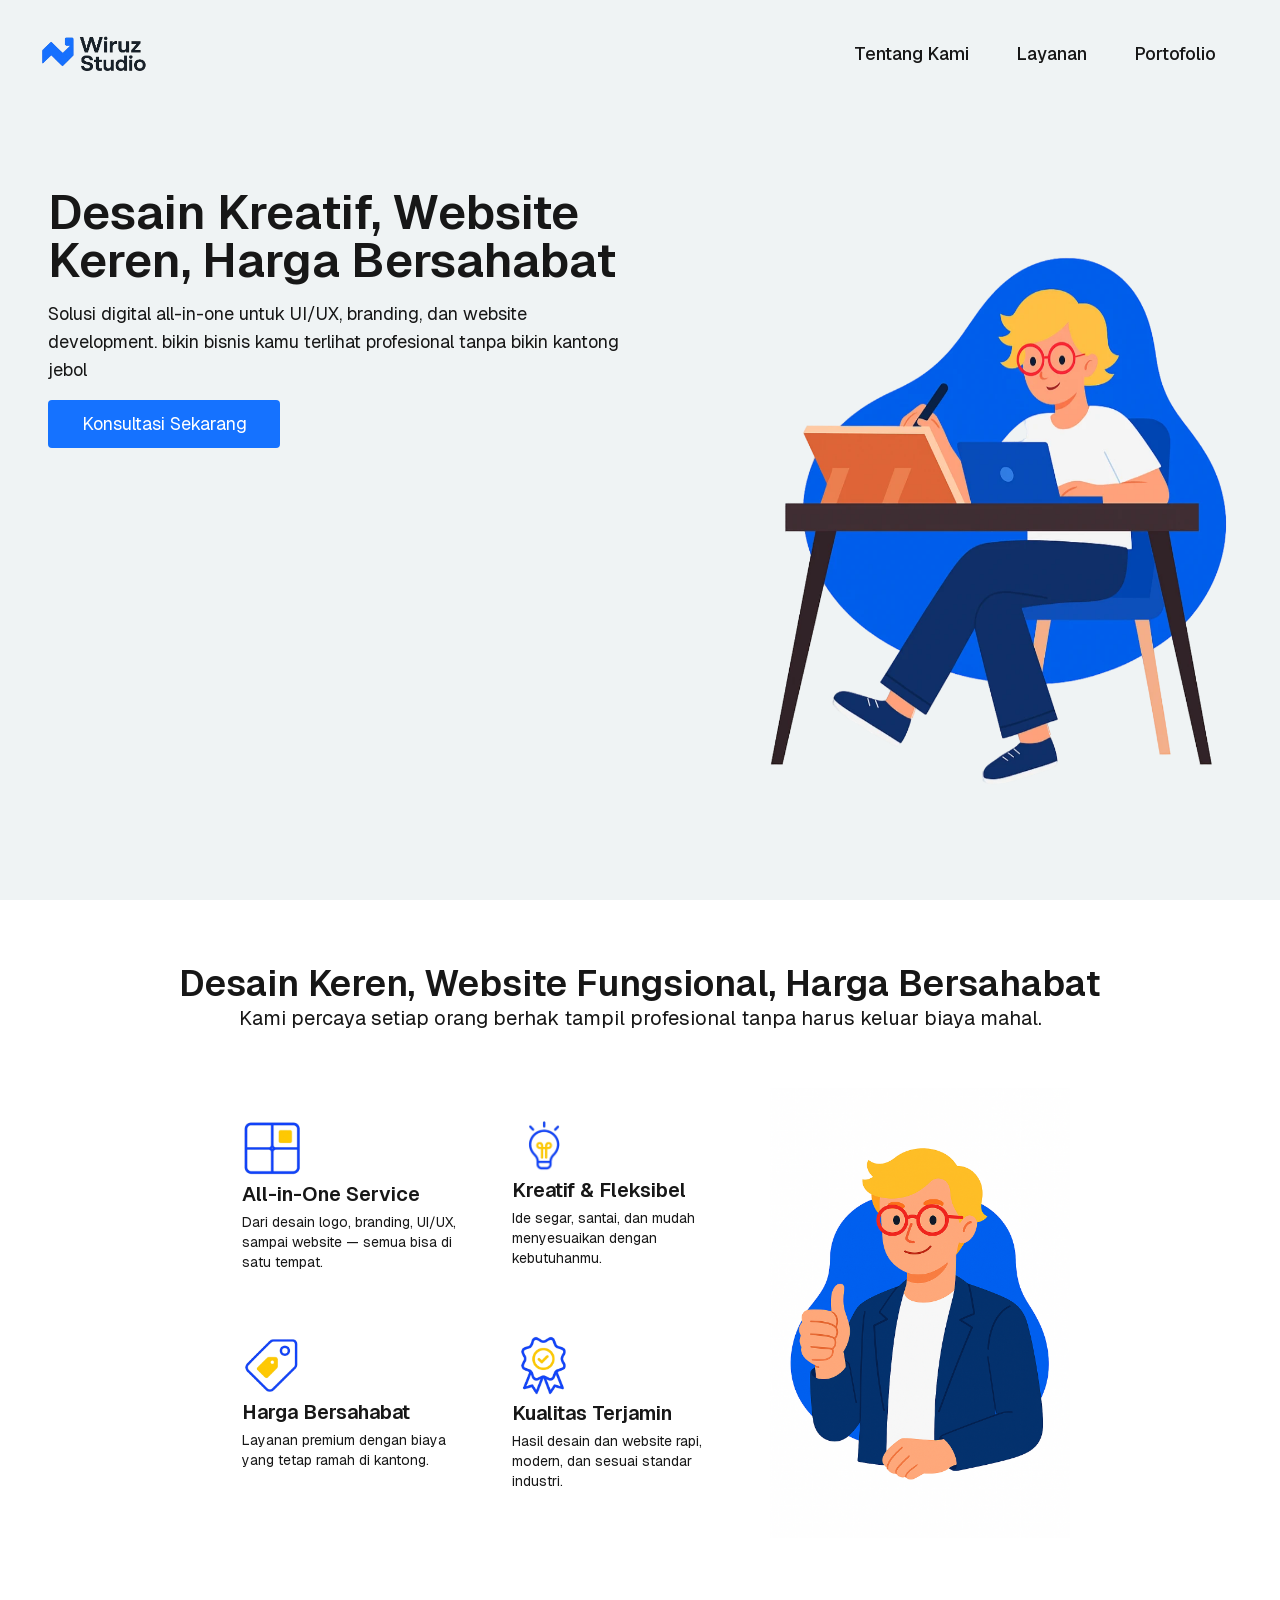
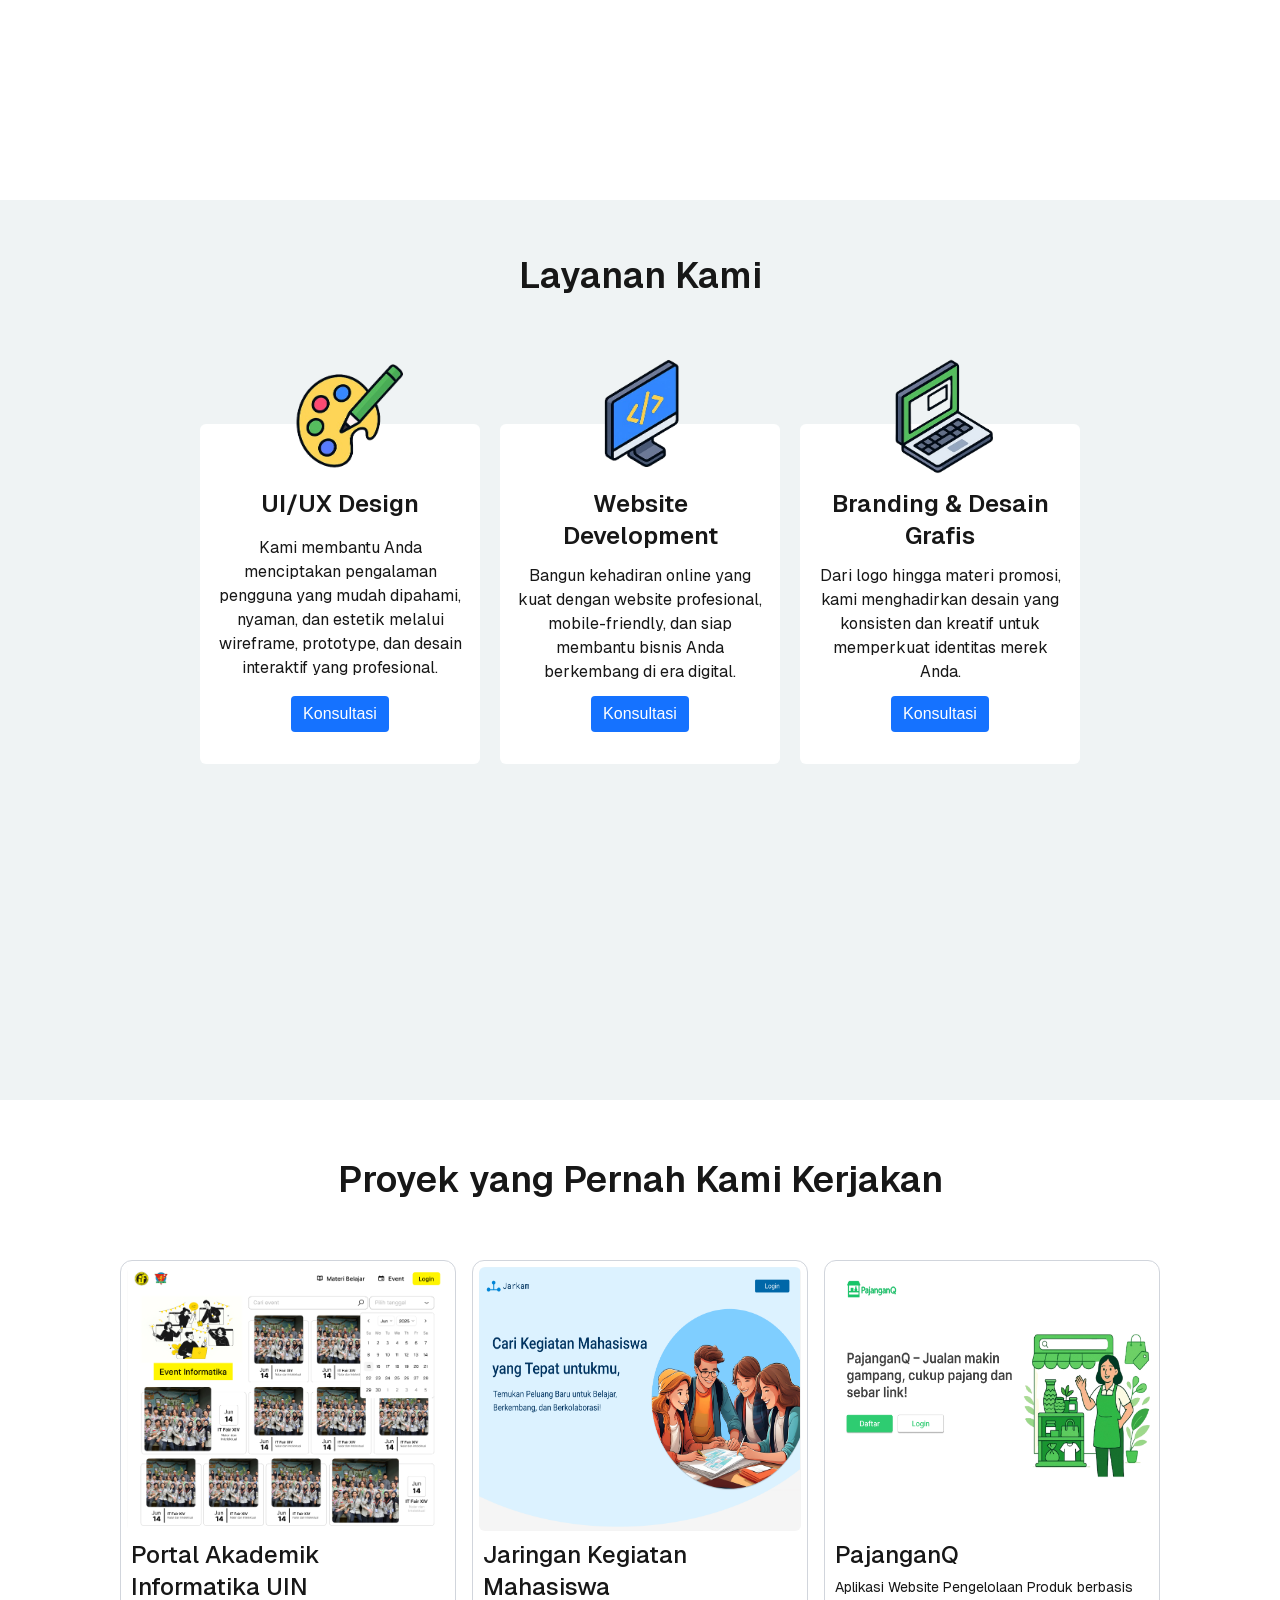
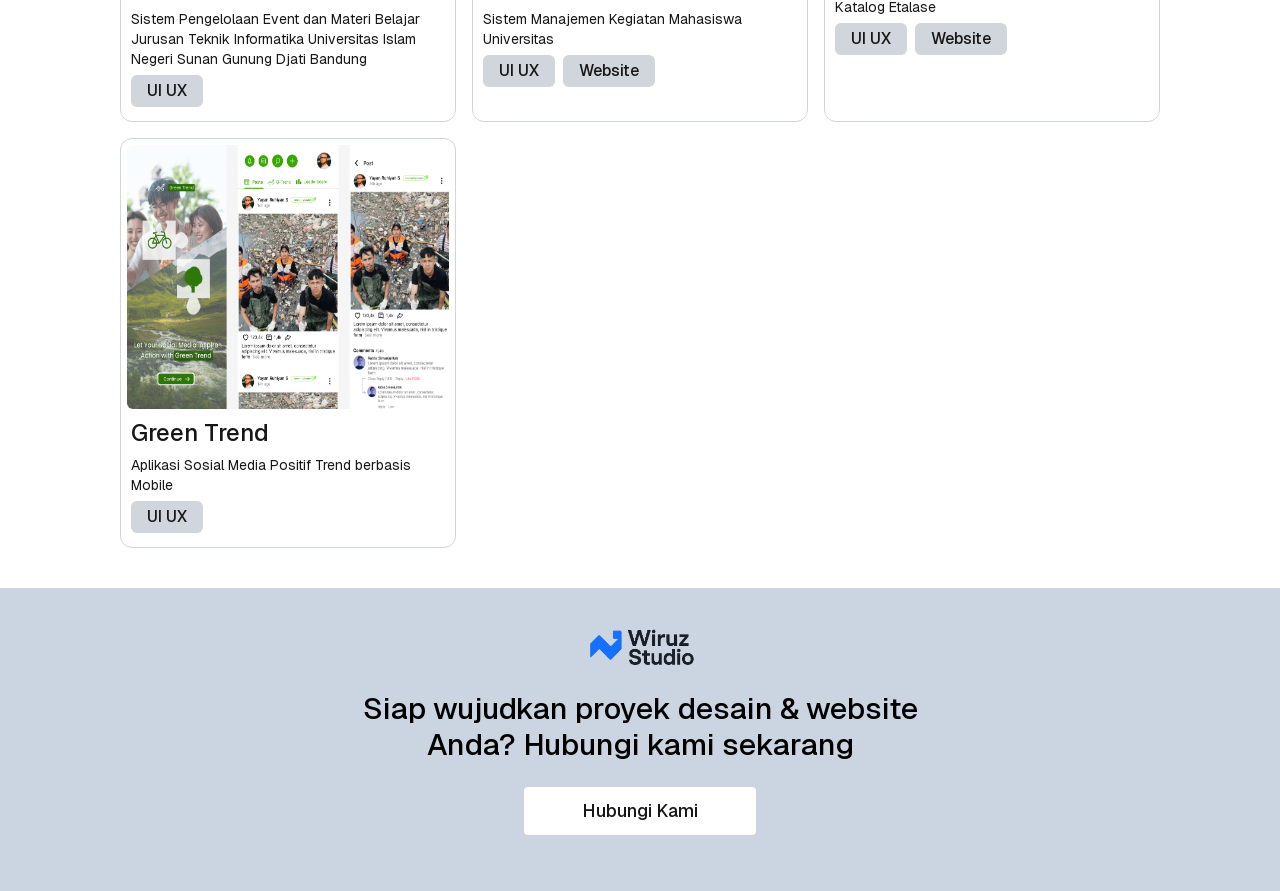
<file: index.html>
<!DOCTYPE html><!--EcJotFXfMseL3enLzFbdb--><html lang="en"><head><meta charSet="utf-8"/><meta name="viewport" content="width=device-width, initial-scale=1"/><link rel="stylesheet" href="/_next/static/css/7952495050f7b07c.css" data-precedence="next"/><link rel="preload" as="script" fetchPriority="low" href="/_next/static/chunks/webpack-6a40466b341d6e4d.js"/><script src="/_next/static/chunks/4bd1b696-c023c6e3521b1417.js" async=""></script><script src="/_next/static/chunks/255-379c01dac331dc2b.js" async=""></script><script src="/_next/static/chunks/main-app-88e3694f4166f5e8.js" async=""></script><script src="/_next/static/chunks/239-3c17a6d641bde0df.js" async=""></script><script src="/_next/static/chunks/app/page-af24454410288c1e.js" async=""></script><title>Wiruz Studio</title><meta name="description" content="Generated by create next app"/><link rel="icon" href="/favicon.ico" type="image/x-icon" sizes="16x16"/><script src="/_next/static/chunks/polyfills-42372ed130431b0a.js" noModule=""></script></head><body class="__variable_188709 __variable_9a8899 antialiased"><div hidden=""><!--$--><!--/$--></div><div class="bg-[#eff3f4]"><header class="sm:p-5 sm:px-8 flex justify-between items-center h-[12vh]"><img alt="logo" loading="lazy" width="120" height="120" decoding="async" data-nimg="1" style="color:transparent" src="/logo.png"/><nav class="px-8 hidden font-[500] text-lg font-sans w-[35%] justify-between min-w-[400px] md:flex"><a class="cursor-pointer hover:font-[600] active:opacity-20" href="#about-us">Tentang Kami</a><a class="cursor-pointer hover:font-[600] active:opacity-20" href="#our-services">Layanan</a><a class="cursor-pointer hover:font-[600] active:opacity-20" href="#portfolio">Portofolio</a></nav></header><div class="flex flex-col-reverse md:flex-row sm:pt-10 w-[100%] sm:px-8 justify-end sm:justify-between h-[88vh]"><div class="flex flex-col w-[100%] md:w-[50%] gap-y-4 pt-2 sm:pt-10 pl-4"><h1 class="font-sans font-semibold text-2xl sm:text-4xl lg:text-5xl">Desain Kreatif, Website Keren, Harga Bersahabat</h1><p class="font-sans text-md lg:text-lg">Solusi digital all-in-one untuk UI/UX, branding, dan website development. bikin bisnis kamu terlihat profesional tanpa bikin kantong jebol</p><button class="bg-[#1572ff] py-2.5 w-58 text-white cursor-pointer hover:opacity-80 active:opacity-20 rounded-sm text-lg font-sans">Konsultasi Sekarang</button></div><img alt="headline" loading="lazy" width="580" height="580" decoding="async" data-nimg="1" class="w-[330px] h-[350px] sm:w-[350px] sm:h-[400px] md:w-[500px] md:h-[550px] flex self-center" style="color:transparent" src="/headline.png"/></div><div class="bg-white h-[100vh]" id="about-us"><div class="pt-16 md:pt-16 px-10 md:p-0"><h1 class="font-semibold text-2xl md:text-4xl text-center font-sans">Desain Keren, Website Fungsional, Harga Bersahabat</h1><p class="text-center font-sans text-sm md:text-xl">Kami percaya setiap orang berhak tampil profesional tanpa harus keluar biaya mahal.</p></div><div class="flex lg:px-[10%] pt-14"><div class="flex justify-center w-[100%]"><div class="grid grid-cols-2 gap-3 w-140 p-4"><div class="p-1 flex flex-col gap-y-1 hover:bg-gray-100 rounded-md p-4"><img alt="All in One" loading="lazy" width="60" height="60" decoding="async" data-nimg="1" style="color:transparent" src="/allinone.png"/><h1 class="font-sans text-sm md:text-xl font-semibold">All-in-One Service</h1><p class="font-sans text-xs md:text-sm">Dari desain logo, branding, UI/UX, sampai website — semua bisa di satu tempat.</p></div><div class="p-1 flex flex-col gap-y-1 hover:bg-gray-100 rounded-md p-4"><img alt="Creative" loading="lazy" width="63" height="63" decoding="async" data-nimg="1" style="color:transparent" src="/creative.png"/><h1 class="font-sans text-sm md:text-xl font-semibold">Kreatif &amp; Fleksibel</h1><p class="font-sans text-xs md:text-sm">Ide segar, santai, dan mudah menyesuaikan dengan kebutuhanmu.</p></div><div class="p-1 flex flex-col gap-y-1 hover:bg-gray-100 rounded-md p-4"><img alt="Price" loading="lazy" width="60" height="60" decoding="async" data-nimg="1" style="color:transparent" src="/price.png"/><h1 class="font-sans text-sm md:text-xl font-semibold">Harga Bersahabat</h1><p class="font-sans text-xs md:text-sm">Layanan premium dengan biaya yang tetap ramah di kantong.</p></div><div class="p-1 flex flex-col gap-y-1 hover:bg-gray-100 rounded-md p-4"><img alt="All in One" loading="lazy" width="60" height="60" decoding="async" data-nimg="1" style="color:transparent" src="/trusted.png"/><h1 class="font-sans text-sm md:text-xl font-semibold">Kualitas Terjamin</h1><p class="font-sans text-xs md:text-sm">Hasil desain dan website rapi, modern, dan sesuai standar industri.</p></div></div><img alt="About us" loading="lazy" width="300" height="500" decoding="async" data-nimg="1" class="hidden md:flex" style="color:transparent" src="/about-us.png"/></div></div></div><div id="our-services" class="min-h-[100vh] pb-10 md:pb-0"><header class="py-14"><p class="font-sans text-3xl md:text-4xl font-semibold text-center">Layanan Kami</p></header><div class="flex justify-center"><div class="grid w-[90%] md:grid-cols-3 md:w-220 pt-10 md:pt-18 gap-18 md:gap-5"><div class="bg-white flex flex-col items-center p-4 py-8 pt-16 rounded-md relative gap-y-3 justify-between"><img alt="ui-ux" loading="lazy" width="145" height="145" decoding="async" data-nimg="1" class="absolute top-[-70px]" style="color:transparent" src="/ui-ux-service.png"/><h1 class="text-2xl font-semibold font-sans text-center">UI/UX Design</h1><p class="text-center font-sans text-md">Kami membantu Anda menciptakan pengalaman pengguna yang mudah dipahami, nyaman, dan estetik melalui wireframe, prototype, dan desain interaktif yang profesional.</p><button class="p-1.5 px-3 bg-[#1572ff] text-white rounded-sm hover:opacity-80 active:opacity-20 cursor-pointer">Konsultasi</button></div><div class="bg-white flex flex-col items-center p-4 py-8 pt-16 rounded-md relative gap-y-3"><img alt="web" loading="lazy" width="145" height="145" decoding="async" data-nimg="1" class="absolute top-[-70px]" style="color:transparent" src="/web-service.png"/><h1 class="text-2xl font-semibold font-sans text-center">Website Development</h1><p class="text-center font-sans text-md">Bangun kehadiran online yang kuat dengan website profesional, mobile-friendly, dan siap membantu bisnis Anda berkembang di era digital.</p><button class="p-1.5 px-3 bg-[#1572ff] text-white rounded-sm hover:opacity-80 active:opacity-20 cursor-pointer">Konsultasi</button></div><div class="bg-white flex flex-col items-center p-4 py-8 pt-16 rounded-md relative gap-y-3"><img alt="branding" loading="lazy" width="145" height="145" decoding="async" data-nimg="1" class="absolute top-[-70px]" style="color:transparent" src="/branding-service.png"/><h1 class="text-2xl font-semibold font-sans text-center">Branding &amp; Desain Grafis</h1><p class="text-center font-sans text-md">Dari logo hingga materi promosi, kami menghadirkan desain yang konsisten dan kreatif untuk memperkuat identitas merek Anda.</p><button class="p-1.5 px-3 bg-[#1572ff] text-white rounded-sm hover:opacity-80 active:opacity-20 cursor-pointer">Konsultasi</button></div></div></div></div><div class="min-h-[100vh] pb-10 bg-white" id="portfolio"><header class="w-[100%] py-15"><p class="text-center font-sans text-2xl md:text-4xl font-semibold">Proyek yang Pernah Kami Kerjakan</p></header><div class=" flex justify-center"><div class=" grid grid-cols-1 md:grid-cols-2 px-[6%] sm:px-[16%] md:px-[10%] lg:px-0 lg:grid-cols-3 gap-4 w-260"><div class="flex flex-col border p-1.5 rounded-xl gap-y-2 border-gray-300"><div class="w-[100%] h-66 flex"><img alt="g-trend" loading="lazy" width="900" height="900" decoding="async" data-nimg="1" class="max-h-66 rounded-md shrink-0" style="color:transparent" src="/project-himatif.png"/></div><div class="px-1 pb-2 flex flex-col gap-y-1.5"><p class="font-sans text-2xl font-medium">Portal Akademik Informatika UIN</p><p class="font-sans text-sm">Sistem Pengelolaan Event dan Materi Belajar Jurusan Teknik Informatika Universitas Islam Negeri Sunan Gunung Djati Bandung</p><div class="flex gap-x-2"><p class="px-4 rounded-md py-1 font-medium font-sans bg-gray-300">UI UX</p></div></div></div><div class="flex flex-col border p-1.5 rounded-xl gap-y-2 border-gray-300"><div class="w-[100%] h-66 flex"><img alt="g-trend" loading="lazy" width="900" height="900" decoding="async" data-nimg="1" class="max-h-66 rounded-md shrink-0" style="color:transparent" src="/project-jarkam.png"/></div><div class="px-1 pb-2 flex flex-col gap-y-1.5"><p class="font-sans text-2xl font-medium">Jaringan Kegiatan Mahasiswa</p><p class="font-sans text-sm">Sistem Manajemen Kegiatan Mahasiswa Universitas</p><div class="flex gap-x-2"><p class="px-4 rounded-md py-1 font-medium font-sans bg-gray-300">UI UX</p><p class="px-4 rounded-md py-1 font-medium font-sans bg-gray-300">Website</p></div></div></div><div class="flex flex-col border p-1.5 rounded-xl gap-y-2 border-gray-300"><div class="w-[100%] h-66 flex"><img alt="g-trend" loading="lazy" width="900" height="900" decoding="async" data-nimg="1" class="max-h-66 rounded-md shrink-0" style="color:transparent" src="/project-pajanganQ.png"/></div><div class="px-1 pb-2 flex flex-col gap-y-1.5"><p class="font-sans text-2xl font-medium">PajanganQ</p><p class="font-sans text-sm">Aplikasi Website Pengelolaan Produk berbasis Katalog Etalase</p><div class="flex gap-x-2"><p class="px-4 rounded-md py-1 font-medium font-sans bg-gray-300">UI UX</p><p class="px-4 rounded-md py-1 font-medium font-sans bg-gray-300">Website</p></div></div></div><div class="flex flex-col border p-1.5 rounded-xl gap-y-2 border-gray-300"><div class="w-[100%] h-66 flex"><img alt="g-trend" loading="lazy" width="900" height="900" decoding="async" data-nimg="1" class="max-h-66 rounded-md shrink-0" style="color:transparent" src="/project-gtrend.png"/></div><div class="px-1 pb-2 flex flex-col gap-y-1.5"><p class="font-sans text-2xl font-medium">Green Trend</p><p class="font-sans text-sm">Aplikasi Sosial Media Positif Trend berbasis Mobile</p><div class="flex gap-x-2"><p class="px-4 rounded-md py-1 font-medium font-sans bg-gray-300">UI UX</p></div></div></div></div></div></div><div class="bg-[#CBD5E1] flex flex-col items-center gap-y-6 py-10 pb-14"><img alt="wiruz" loading="lazy" width="120" height="120" decoding="async" data-nimg="1" style="color:transparent" src="/logo.png"/><p class="font-sans font-medium text-xl md:text-3xl text-black w-[90%] md:w-[70%] lg:w-[50%] text-center">Siap wujudkan proyek desain &amp; website Anda? Hubungi kami sekarang</p><button class="bg-white py-2.5 w-58 cursor-pointer hover:opacity-80 active:opacity-20 rounded-sm text-lg font-medium font-sans">Hubungi Kami</button></div></div><!--$--><!--/$--><script src="/_next/static/chunks/webpack-6a40466b341d6e4d.js" id="_R_" async=""></script><script>(self.__next_f=self.__next_f||[]).push([0])</script><script>self.__next_f.push([1,"1:\"$Sreact.fragment\"\n2:I[9766,[],\"\"]\n3:I[8924,[],\"\"]\n4:I[1959,[],\"ClientPageRoot\"]\n5:I[4632,[\"239\",\"static/chunks/239-3c17a6d641bde0df.js\",\"974\",\"static/chunks/app/page-af24454410288c1e.js\"],\"default\"]\n8:I[4431,[],\"OutletBoundary\"]\na:I[5278,[],\"AsyncMetadataOutlet\"]\nc:I[4431,[],\"ViewportBoundary\"]\ne:I[4431,[],\"MetadataBoundary\"]\nf:\"$Sreact.suspense\"\n11:I[7150,[],\"\"]\n:HL[\"/_next/static/css/7952495050f7b07c.css\",\"style\"]\n"])</script><script>self.__next_f.push([1,"0:{\"P\":null,\"b\":\"EcJotFXfMseL3enLzFbdb\",\"p\":\"\",\"c\":[\"\",\"\"],\"i\":false,\"f\":[[[\"\",{\"children\":[\"__PAGE__\",{}]},\"$undefined\",\"$undefined\",true],[\"\",[\"$\",\"$1\",\"c\",{\"children\":[[[\"$\",\"link\",\"0\",{\"rel\":\"stylesheet\",\"href\":\"/_next/static/css/7952495050f7b07c.css\",\"precedence\":\"next\",\"crossOrigin\":\"$undefined\",\"nonce\":\"$undefined\"}]],[\"$\",\"html\",null,{\"lang\":\"en\",\"children\":[\"$\",\"body\",null,{\"className\":\"__variable_188709 __variable_9a8899 antialiased\",\"children\":[\"$\",\"$L2\",null,{\"parallelRouterKey\":\"children\",\"error\":\"$undefined\",\"errorStyles\":\"$undefined\",\"errorScripts\":\"$undefined\",\"template\":[\"$\",\"$L3\",null,{}],\"templateStyles\":\"$undefined\",\"templateScripts\":\"$undefined\",\"notFound\":[[[\"$\",\"title\",null,{\"children\":\"404: This page could not be found.\"}],[\"$\",\"div\",null,{\"style\":{\"fontFamily\":\"system-ui,\\\"Segoe UI\\\",Roboto,Helvetica,Arial,sans-serif,\\\"Apple Color Emoji\\\",\\\"Segoe UI Emoji\\\"\",\"height\":\"100vh\",\"textAlign\":\"center\",\"display\":\"flex\",\"flexDirection\":\"column\",\"alignItems\":\"center\",\"justifyContent\":\"center\"},\"children\":[\"$\",\"div\",null,{\"children\":[[\"$\",\"style\",null,{\"dangerouslySetInnerHTML\":{\"__html\":\"body{color:#000;background:#fff;margin:0}.next-error-h1{border-right:1px solid rgba(0,0,0,.3)}@media (prefers-color-scheme:dark){body{color:#fff;background:#000}.next-error-h1{border-right:1px solid rgba(255,255,255,.3)}}\"}}],[\"$\",\"h1\",null,{\"className\":\"next-error-h1\",\"style\":{\"display\":\"inline-block\",\"margin\":\"0 20px 0 0\",\"padding\":\"0 23px 0 0\",\"fontSize\":24,\"fontWeight\":500,\"verticalAlign\":\"top\",\"lineHeight\":\"49px\"},\"children\":404}],[\"$\",\"div\",null,{\"style\":{\"display\":\"inline-block\"},\"children\":[\"$\",\"h2\",null,{\"style\":{\"fontSize\":14,\"fontWeight\":400,\"lineHeight\":\"49px\",\"margin\":0},\"children\":\"This page could not be found.\"}]}]]}]}]],[]],\"forbidden\":\"$undefined\",\"unauthorized\":\"$undefined\"}]}]}]]}],{\"children\":[\"__PAGE__\",[\"$\",\"$1\",\"c\",{\"children\":[[\"$\",\"$L4\",null,{\"Component\":\"$5\",\"searchParams\":{},\"params\":{},\"promises\":[\"$@6\",\"$@7\"]}],null,[\"$\",\"$L8\",null,{\"children\":[\"$L9\",[\"$\",\"$La\",null,{\"promise\":\"$@b\"}]]}]]}],{},null,false]},null,false],[\"$\",\"$1\",\"h\",{\"children\":[null,[[\"$\",\"$Lc\",null,{\"children\":\"$Ld\"}],null],[\"$\",\"$Le\",null,{\"children\":[\"$\",\"div\",null,{\"hidden\":true,\"children\":[\"$\",\"$f\",null,{\"fallback\":null,\"children\":\"$L10\"}]}]}]]}],false]],\"m\":\"$undefined\",\"G\":[\"$11\",[]],\"s\":false,\"S\":true}\n"])</script><script>self.__next_f.push([1,"6:{}\n7:\"$0:f:0:1:2:children:1:props:children:0:props:params\"\n"])</script><script>self.__next_f.push([1,"d:[[\"$\",\"meta\",\"0\",{\"charSet\":\"utf-8\"}],[\"$\",\"meta\",\"1\",{\"name\":\"viewport\",\"content\":\"width=device-width, initial-scale=1\"}]]\n9:null\n"])</script><script>self.__next_f.push([1,"12:I[622,[],\"IconMark\"]\nb:{\"metadata\":[[\"$\",\"title\",\"0\",{\"children\":\"Wiruz Studio\"}],[\"$\",\"meta\",\"1\",{\"name\":\"description\",\"content\":\"Generated by create next app\"}],[\"$\",\"link\",\"2\",{\"rel\":\"icon\",\"href\":\"/favicon.ico\",\"type\":\"image/x-icon\",\"sizes\":\"16x16\"}],[\"$\",\"$L12\",\"3\",{}]],\"error\":null,\"digest\":\"$undefined\"}\n"])</script><script>self.__next_f.push([1,"10:\"$b:metadata\"\n"])</script></body></html>
</file>
<file: _next/static/css/7952495050f7b07c.css>
@font-face{font-family:Geist;font-style:normal;font-weight:100 900;font-display:swap;src:url(/_next/static/media/8d697b304b401681-s.woff2) format("woff2");unicode-range:u+0301,u+0400-045f,u+0490-0491,u+04b0-04b1,u+2116}@font-face{font-family:Geist;font-style:normal;font-weight:100 900;font-display:swap;src:url(/_next/static/media/ba015fad6dcf6784-s.woff2) format("woff2");unicode-range:u+0100-02ba,u+02bd-02c5,u+02c7-02cc,u+02ce-02d7,u+02dd-02ff,u+0304,u+0308,u+0329,u+1d00-1dbf,u+1e00-1e9f,u+1ef2-1eff,u+2020,u+20a0-20ab,u+20ad-20c0,u+2113,u+2c60-2c7f,u+a720-a7ff}@font-face{font-family:Geist;font-style:normal;font-weight:100 900;font-display:swap;src:url(/_next/static/media/4cf2300e9c8272f7-s.p.woff2) format("woff2");unicode-range:u+00??,u+0131,u+0152-0153,u+02bb-02bc,u+02c6,u+02da,u+02dc,u+0304,u+0308,u+0329,u+2000-206f,u+20ac,u+2122,u+2191,u+2193,u+2212,u+2215,u+feff,u+fffd}@font-face{font-family:Geist Fallback;src:local("Arial");ascent-override:95.94%;descent-override:28.16%;line-gap-override:0.00%;size-adjust:104.76%}.__className_188709{font-family:Geist,Geist Fallback;font-style:normal}.__variable_188709{--font-geist-sans:"Geist","Geist Fallback"}@font-face{font-family:Inter;font-style:normal;font-weight:100 900;font-display:swap;src:url(/_next/static/media/ba9851c3c22cd980-s.woff2) format("woff2");unicode-range:u+0460-052f,u+1c80-1c8a,u+20b4,u+2de0-2dff,u+a640-a69f,u+fe2e-fe2f}@font-face{font-family:Inter;font-style:normal;font-weight:100 900;font-display:swap;src:url(/_next/static/media/21350d82a1f187e9-s.woff2) format("woff2");unicode-range:u+0301,u+0400-045f,u+0490-0491,u+04b0-04b1,u+2116}@font-face{font-family:Inter;font-style:normal;font-weight:100 900;font-display:swap;src:url(/_next/static/media/c5fe6dc8356a8c31-s.woff2) format("woff2");unicode-range:u+1f??}@font-face{font-family:Inter;font-style:normal;font-weight:100 900;font-display:swap;src:url(/_next/static/media/19cfc7226ec3afaa-s.woff2) format("woff2");unicode-range:u+0370-0377,u+037a-037f,u+0384-038a,u+038c,u+038e-03a1,u+03a3-03ff}@font-face{font-family:Inter;font-style:normal;font-weight:100 900;font-display:swap;src:url(/_next/static/media/df0a9ae256c0569c-s.woff2) format("woff2");unicode-range:u+0102-0103,u+0110-0111,u+0128-0129,u+0168-0169,u+01a0-01a1,u+01af-01b0,u+0300-0301,u+0303-0304,u+0308-0309,u+0323,u+0329,u+1ea0-1ef9,u+20ab}@font-face{font-family:Inter;font-style:normal;font-weight:100 900;font-display:swap;src:url(/_next/static/media/8e9860b6e62d6359-s.woff2) format("woff2");unicode-range:u+0100-02ba,u+02bd-02c5,u+02c7-02cc,u+02ce-02d7,u+02dd-02ff,u+0304,u+0308,u+0329,u+1d00-1dbf,u+1e00-1e9f,u+1ef2-1eff,u+2020,u+20a0-20ab,u+20ad-20c0,u+2113,u+2c60-2c7f,u+a720-a7ff}@font-face{font-family:Inter;font-style:normal;font-weight:100 900;font-display:swap;src:url(/_next/static/media/e4af272ccee01ff0-s.p.woff2) format("woff2");unicode-range:u+00??,u+0131,u+0152-0153,u+02bb-02bc,u+02c6,u+02da,u+02dc,u+0304,u+0308,u+0329,u+2000-206f,u+20ac,u+2122,u+2191,u+2193,u+2212,u+2215,u+feff,u+fffd}@font-face{font-family:Inter Fallback;src:local("Arial");ascent-override:90.44%;descent-override:22.52%;line-gap-override:0.00%;size-adjust:107.12%}.__className_f367f3{font-family:Inter,Inter Fallback;font-style:normal}.__variable_f367f3{--font-inter:"Inter","Inter Fallback"}@font-face{font-family:Geist Mono;font-style:normal;font-weight:100 900;font-display:swap;src:url(/_next/static/media/9610d9e46709d722-s.woff2) format("woff2");unicode-range:u+0301,u+0400-045f,u+0490-0491,u+04b0-04b1,u+2116}@font-face{font-family:Geist Mono;font-style:normal;font-weight:100 900;font-display:swap;src:url(/_next/static/media/747892c23ea88013-s.woff2) format("woff2");unicode-range:u+0100-02ba,u+02bd-02c5,u+02c7-02cc,u+02ce-02d7,u+02dd-02ff,u+0304,u+0308,u+0329,u+1d00-1dbf,u+1e00-1e9f,u+1ef2-1eff,u+2020,u+20a0-20ab,u+20ad-20c0,u+2113,u+2c60-2c7f,u+a720-a7ff}@font-face{font-family:Geist Mono;font-style:normal;font-weight:100 900;font-display:swap;src:url(/_next/static/media/93f479601ee12b01-s.p.woff2) format("woff2");unicode-range:u+00??,u+0131,u+0152-0153,u+02bb-02bc,u+02c6,u+02da,u+02dc,u+0304,u+0308,u+0329,u+2000-206f,u+20ac,u+2122,u+2191,u+2193,u+2212,u+2215,u+feff,u+fffd}@font-face{font-family:Geist Mono Fallback;src:local("Arial");ascent-override:74.67%;descent-override:21.92%;line-gap-override:0.00%;size-adjust:134.59%}.__className_9a8899{font-family:Geist Mono,Geist Mono Fallback;font-style:normal}.__variable_9a8899{--font-geist-mono:"Geist Mono","Geist Mono Fallback"}

/*! tailwindcss v4.1.13 | MIT License | https://tailwindcss.com */@layer properties{@supports (((-webkit-hyphens:none)) and (not (margin-trim:inline))) or ((-moz-orient:inline) and (not (color:rgb(from red r g b)))){*,::backdrop,:after,:before{--tw-border-style:solid;--tw-font-weight:initial}}}@layer theme{:host,:root{--color-gray-100:oklch(96.7% .003 264.542);--color-gray-300:oklch(87.2% .01 258.338);--color-black:#000;--color-white:#fff;--spacing:.25rem;--text-xs:.75rem;--text-xs--line-height:calc(1/.75);--text-sm:.875rem;--text-sm--line-height:calc(1.25/.875);--text-lg:1.125rem;--text-lg--line-height:calc(1.75/1.125);--text-xl:1.25rem;--text-xl--line-height:calc(1.75/1.25);--text-2xl:1.5rem;--text-2xl--line-height:calc(2/1.5);--text-3xl:1.875rem;--text-3xl--line-height:calc(2.25/1.875);--text-4xl:2.25rem;--text-4xl--line-height:calc(2.5/2.25);--text-5xl:3rem;--text-5xl--line-height:1;--font-weight-medium:500;--font-weight-semibold:600;--radius-sm:.25rem;--radius-md:.375rem;--radius-xl:.75rem;--default-font-family:var(--font-geist-sans);--default-mono-font-family:var(--font-geist-mono)}}@layer base{*,::backdrop,:after,:before{box-sizing:border-box;border:0 solid;margin:0;padding:0}::file-selector-button{box-sizing:border-box;border:0 solid;margin:0;padding:0}:host,html{-webkit-text-size-adjust:100%;tab-size:4;line-height:1.5;font-family:var(--default-font-family,ui-sans-serif,system-ui,sans-serif,"Apple Color Emoji","Segoe UI Emoji","Segoe UI Symbol","Noto Color Emoji");font-feature-settings:var(--default-font-feature-settings,normal);font-variation-settings:var(--default-font-variation-settings,normal);-webkit-tap-highlight-color:transparent}hr{height:0;color:inherit;border-top-width:1px}abbr:where([title]){-webkit-text-decoration:underline dotted;text-decoration:underline dotted}h1,h2,h3,h4,h5,h6{font-size:inherit;font-weight:inherit}a{color:inherit;-webkit-text-decoration:inherit;text-decoration:inherit}b,strong{font-weight:bolder}code,kbd,pre,samp{font-family:var(--default-mono-font-family,ui-monospace,SFMono-Regular,Menlo,Monaco,Consolas,"Liberation Mono","Courier New",monospace);font-feature-settings:var(--default-mono-font-feature-settings,normal);font-variation-settings:var(--default-mono-font-variation-settings,normal);font-size:1em}small{font-size:80%}sub,sup{vertical-align:baseline;font-size:75%;line-height:0;position:relative}sub{bottom:-.25em}sup{top:-.5em}table{text-indent:0;border-color:inherit;border-collapse:collapse}:-moz-focusring{outline:auto}progress{vertical-align:baseline}summary{display:list-item}menu,ol,ul{list-style:none}audio,canvas,embed,iframe,img,object,svg,video{vertical-align:middle;display:block}img,video{max-width:100%;height:auto}button,input,optgroup,select,textarea{font:inherit;font-feature-settings:inherit;font-variation-settings:inherit;letter-spacing:inherit;color:inherit;opacity:1;background-color:#0000;border-radius:0}::file-selector-button{font:inherit;font-feature-settings:inherit;font-variation-settings:inherit;letter-spacing:inherit;color:inherit;opacity:1;background-color:#0000;border-radius:0}:where(select:is([multiple],[size])) optgroup{font-weight:bolder}:where(select:is([multiple],[size])) optgroup option{padding-inline-start:20px}::file-selector-button{margin-inline-end:4px}::placeholder{opacity:1}@supports (not ((-webkit-appearance:-apple-pay-button))) or (contain-intrinsic-size:1px){::placeholder{color:currentColor}@supports (color:color-mix(in lab,red,red)){::placeholder{color:color-mix(in oklab,currentcolor 50%,transparent)}}}textarea{resize:vertical}::-webkit-search-decoration{-webkit-appearance:none}::-webkit-date-and-time-value{min-height:1lh;text-align:inherit}::-webkit-datetime-edit{display:inline-flex}::-webkit-datetime-edit-fields-wrapper{padding:0}::-webkit-datetime-edit,::-webkit-datetime-edit-year-field{padding-block:0}::-webkit-datetime-edit-day-field,::-webkit-datetime-edit-month-field{padding-block:0}::-webkit-datetime-edit-hour-field,::-webkit-datetime-edit-minute-field{padding-block:0}::-webkit-datetime-edit-millisecond-field,::-webkit-datetime-edit-second-field{padding-block:0}::-webkit-datetime-edit-meridiem-field{padding-block:0}::-webkit-calendar-picker-indicator{line-height:1}:-moz-ui-invalid{box-shadow:none}button,input:where([type=button],[type=reset],[type=submit]){appearance:button}::file-selector-button{appearance:button}::-webkit-inner-spin-button,::-webkit-outer-spin-button{height:auto}[hidden]:where(:not([hidden=until-found])){display:none!important}}@layer components;@layer utilities{.absolute{position:absolute}.relative{position:relative}.static{position:static}.top-\[-70px\]{top:-70px}.flex{display:flex}.grid{display:grid}.hidden{display:none}.h-66{height:calc(var(--spacing)*66)}.h-\[12vh\]{height:12vh}.h-\[88vh\]{height:88vh}.h-\[100vh\]{height:100vh}.h-\[350px\]{height:350px}.max-h-66{max-height:calc(var(--spacing)*66)}.min-h-\[100vh\]{min-height:100vh}.w-58{width:calc(var(--spacing)*58)}.w-140{width:calc(var(--spacing)*140)}.w-260{width:calc(var(--spacing)*260)}.w-\[35\%\]{width:35%}.w-\[90\%\]{width:90%}.w-\[100\%\]{width:100%}.w-\[330px\]{width:330px}.min-w-\[400px\]{min-width:400px}.shrink-0{flex-shrink:0}.cursor-pointer{cursor:pointer}.grid-cols-1{grid-template-columns:repeat(1,minmax(0,1fr))}.grid-cols-2{grid-template-columns:repeat(2,minmax(0,1fr))}.flex-col{flex-direction:column}.flex-col-reverse{flex-direction:column-reverse}.items-center{align-items:center}.justify-between{justify-content:space-between}.justify-center{justify-content:center}.justify-end{justify-content:flex-end}.gap-3{gap:calc(var(--spacing)*3)}.gap-4{gap:calc(var(--spacing)*4)}.gap-18{gap:calc(var(--spacing)*18)}.gap-x-2{column-gap:calc(var(--spacing)*2)}.gap-y-1{row-gap:calc(var(--spacing)*1)}.gap-y-1\.5{row-gap:calc(var(--spacing)*1.5)}.gap-y-2{row-gap:calc(var(--spacing)*2)}.gap-y-3{row-gap:calc(var(--spacing)*3)}.gap-y-4{row-gap:calc(var(--spacing)*4)}.gap-y-6{row-gap:calc(var(--spacing)*6)}.self-center{align-self:center}.rounded-md{border-radius:var(--radius-md)}.rounded-sm{border-radius:var(--radius-sm)}.rounded-xl{border-radius:var(--radius-xl)}.border{border-style:var(--tw-border-style);border-width:1px}.border-gray-300{border-color:var(--color-gray-300)}.bg-\[\#1572ff\]{background-color:#1572ff}.bg-\[\#CBD5E1\]{background-color:#cbd5e1}.bg-\[\#eff3f4\]{background-color:#eff3f4}.bg-gray-300{background-color:var(--color-gray-300)}.bg-white{background-color:var(--color-white)}.p-1{padding:calc(var(--spacing)*1)}.p-1\.5{padding:calc(var(--spacing)*1.5)}.p-4{padding:calc(var(--spacing)*4)}.px-1{padding-inline:calc(var(--spacing)*1)}.px-3{padding-inline:calc(var(--spacing)*3)}.px-4{padding-inline:calc(var(--spacing)*4)}.px-8{padding-inline:calc(var(--spacing)*8)}.px-10{padding-inline:calc(var(--spacing)*10)}.px-\[6\%\]{padding-inline:6%}.py-1{padding-block:calc(var(--spacing)*1)}.py-2\.5{padding-block:calc(var(--spacing)*2.5)}.py-8{padding-block:calc(var(--spacing)*8)}.py-10{padding-block:calc(var(--spacing)*10)}.py-14{padding-block:calc(var(--spacing)*14)}.py-15{padding-block:calc(var(--spacing)*15)}.pt-2{padding-top:calc(var(--spacing)*2)}.pt-10{padding-top:calc(var(--spacing)*10)}.pt-14{padding-top:calc(var(--spacing)*14)}.pt-16{padding-top:calc(var(--spacing)*16)}.pb-2{padding-bottom:calc(var(--spacing)*2)}.pb-10{padding-bottom:calc(var(--spacing)*10)}.pb-14{padding-bottom:calc(var(--spacing)*14)}.pl-4{padding-left:calc(var(--spacing)*4)}.text-center{text-align:center}.font-sans{font-family:var(--font-geist-sans)}.text-2xl{font-size:var(--text-2xl);line-height:var(--tw-leading,var(--text-2xl--line-height))}.text-3xl{font-size:var(--text-3xl);line-height:var(--tw-leading,var(--text-3xl--line-height))}.text-lg{font-size:var(--text-lg);line-height:var(--tw-leading,var(--text-lg--line-height))}.text-sm{font-size:var(--text-sm);line-height:var(--tw-leading,var(--text-sm--line-height))}.text-xl{font-size:var(--text-xl);line-height:var(--tw-leading,var(--text-xl--line-height))}.text-xs{font-size:var(--text-xs);line-height:var(--tw-leading,var(--text-xs--line-height))}.font-\[500\]{--tw-font-weight:500;font-weight:500}.font-medium{--tw-font-weight:var(--font-weight-medium);font-weight:var(--font-weight-medium)}.font-semibold{--tw-font-weight:var(--font-weight-semibold);font-weight:var(--font-weight-semibold)}.text-black{color:var(--color-black)}.text-white{color:var(--color-white)}.antialiased{-webkit-font-smoothing:antialiased;-moz-osx-font-smoothing:grayscale}@media (hover:hover){.hover\:bg-gray-100:hover{background-color:var(--color-gray-100)}.hover\:font-\[600\]:hover{--tw-font-weight:600;font-weight:600}.hover\:opacity-80:hover{opacity:.8}}.active\:opacity-20:active{opacity:.2}@media (min-width:40rem){.sm\:h-\[400px\]{height:400px}.sm\:w-\[350px\]{width:350px}.sm\:justify-between{justify-content:space-between}.sm\:p-5{padding:calc(var(--spacing)*5)}.sm\:px-8{padding-inline:calc(var(--spacing)*8)}.sm\:px-\[16\%\]{padding-inline:16%}.sm\:pt-10{padding-top:calc(var(--spacing)*10)}.sm\:text-4xl{font-size:var(--text-4xl);line-height:var(--tw-leading,var(--text-4xl--line-height))}}@media (min-width:48rem){.md\:flex{display:flex}.md\:h-\[550px\]{height:550px}.md\:w-220{width:calc(var(--spacing)*220)}.md\:w-\[50\%\]{width:50%}.md\:w-\[70\%\]{width:70%}.md\:w-\[500px\]{width:500px}.md\:grid-cols-2{grid-template-columns:repeat(2,minmax(0,1fr))}.md\:grid-cols-3{grid-template-columns:repeat(3,minmax(0,1fr))}.md\:flex-row{flex-direction:row}.md\:gap-5{gap:calc(var(--spacing)*5)}.md\:p-0{padding:calc(var(--spacing)*0)}.md\:px-\[10\%\]{padding-inline:10%}.md\:pt-16{padding-top:calc(var(--spacing)*16)}.md\:pt-18{padding-top:calc(var(--spacing)*18)}.md\:pb-0{padding-bottom:calc(var(--spacing)*0)}.md\:text-3xl{font-size:var(--text-3xl);line-height:var(--tw-leading,var(--text-3xl--line-height))}.md\:text-4xl{font-size:var(--text-4xl);line-height:var(--tw-leading,var(--text-4xl--line-height))}.md\:text-sm{font-size:var(--text-sm);line-height:var(--tw-leading,var(--text-sm--line-height))}.md\:text-xl{font-size:var(--text-xl);line-height:var(--tw-leading,var(--text-xl--line-height))}}@media (min-width:64rem){.lg\:w-\[50\%\]{width:50%}.lg\:grid-cols-3{grid-template-columns:repeat(3,minmax(0,1fr))}.lg\:px-0{padding-inline:calc(var(--spacing)*0)}.lg\:px-\[10\%\]{padding-inline:10%}.lg\:text-5xl{font-size:var(--text-5xl);line-height:var(--tw-leading,var(--text-5xl--line-height))}.lg\:text-lg{font-size:var(--text-lg);line-height:var(--tw-leading,var(--text-lg--line-height))}}}:root{--background:#fff;--foreground:#171717}html{scroll-behavior:smooth}@media (prefers-color-scheme:dark){:root{--background:#0a0a0a;--foreground:#ededed}}body{background:var(--background);color:var(--foreground);font-family:Arial,Helvetica,sans-serif}@property --tw-border-style{syntax:"*";inherits:false;initial-value:solid}@property --tw-font-weight{syntax:"*";inherits:false}
</file>
